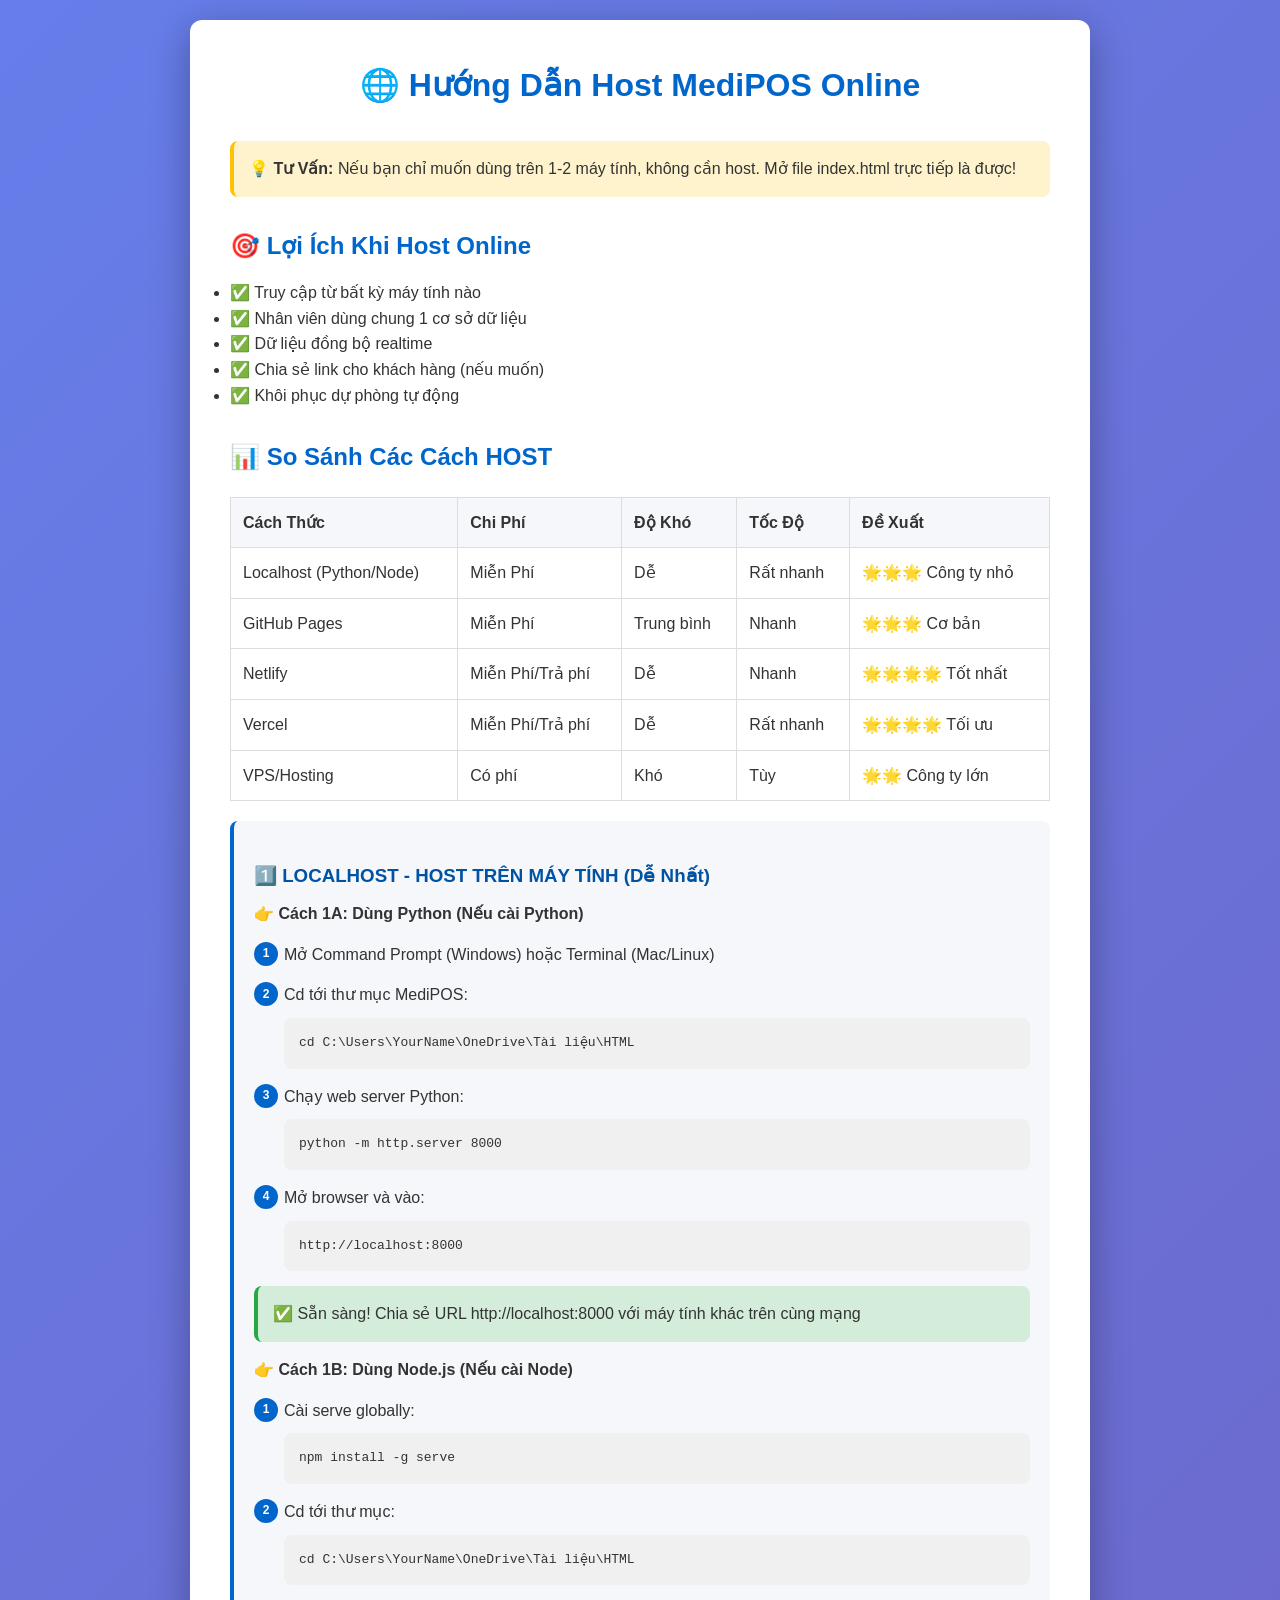
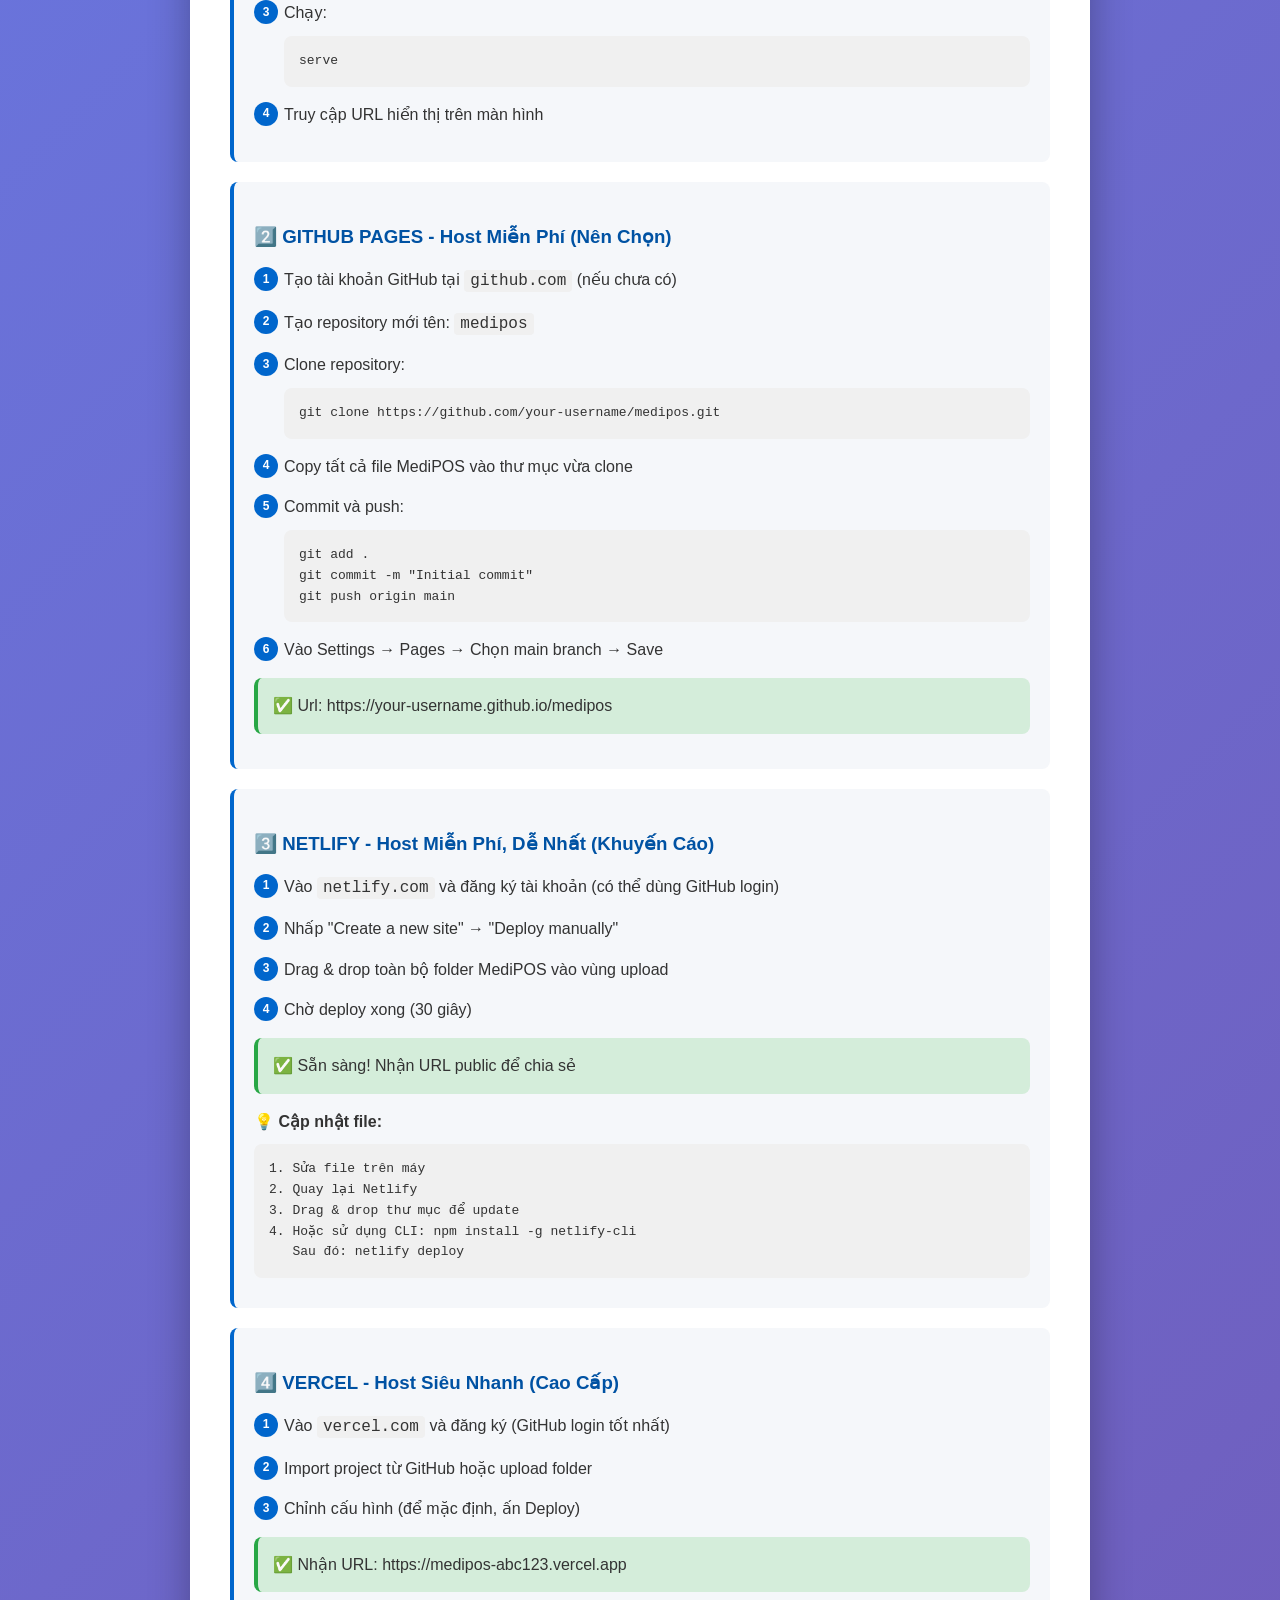
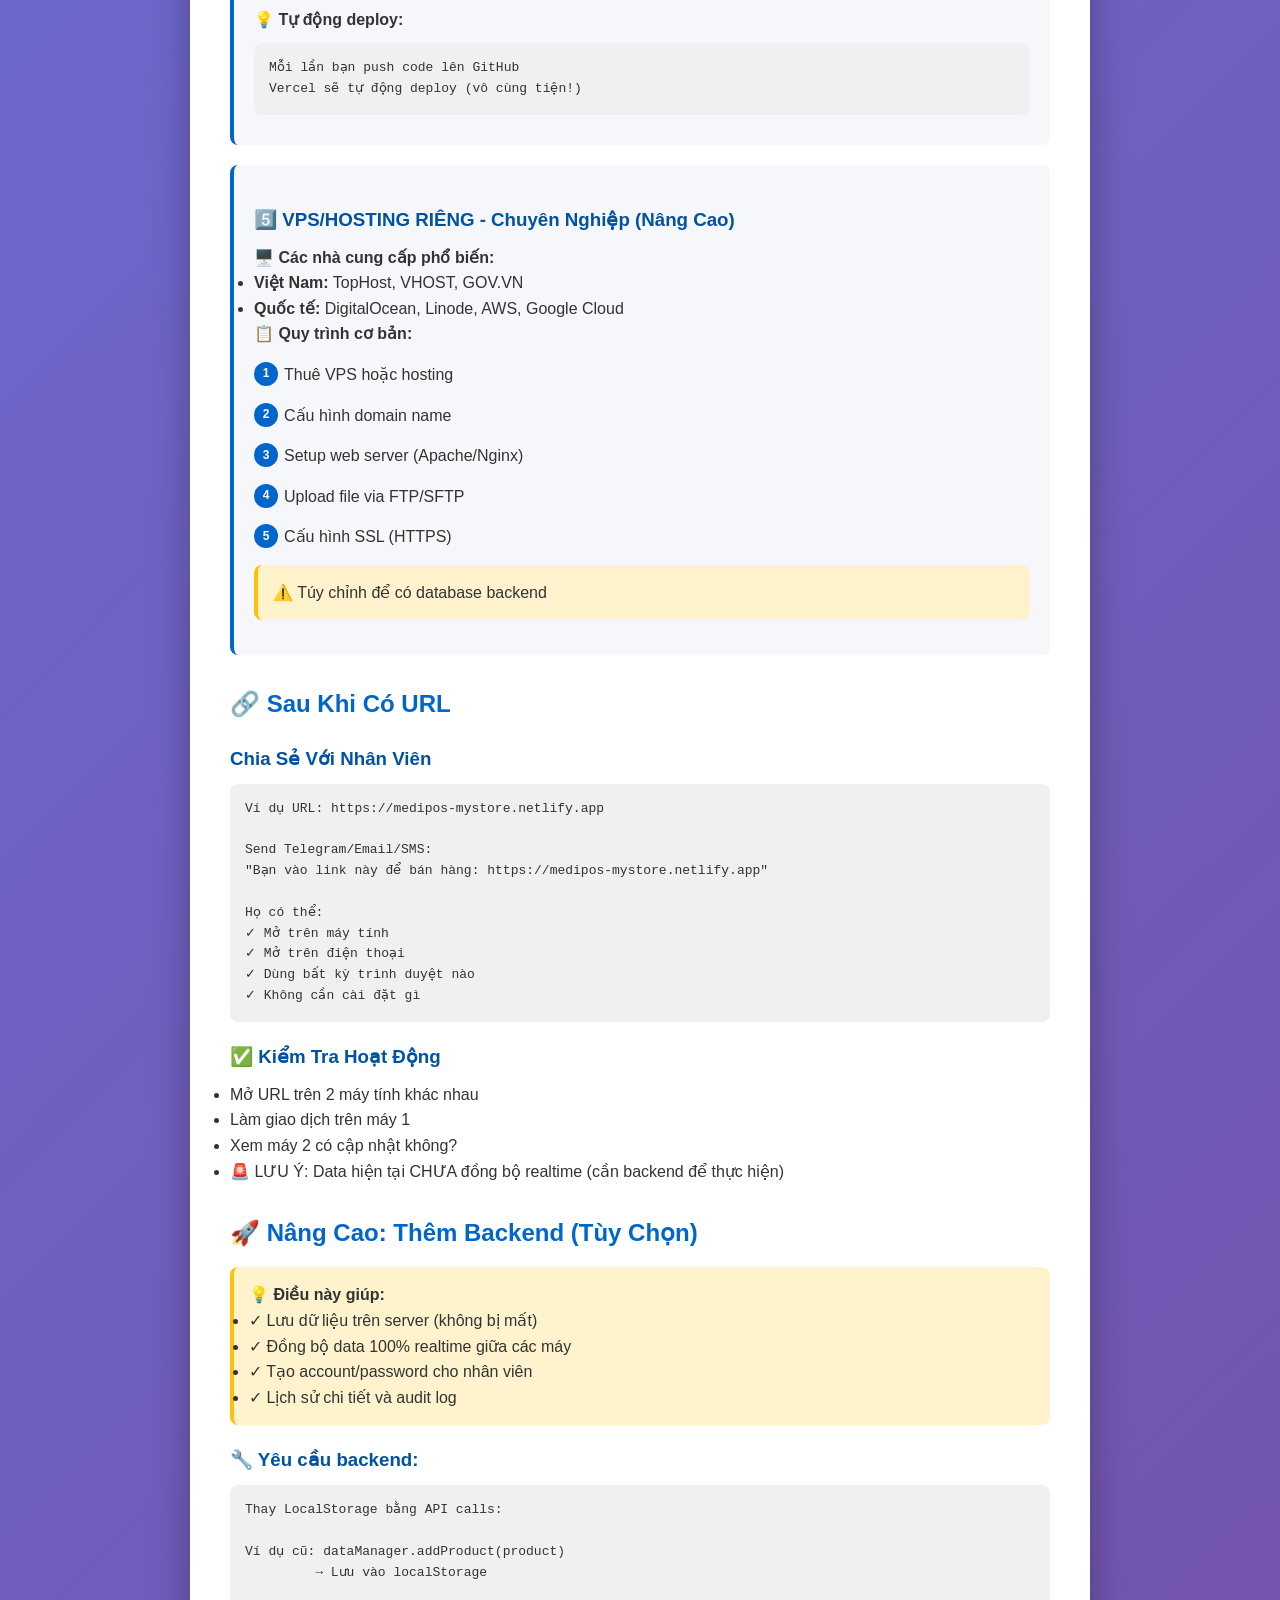
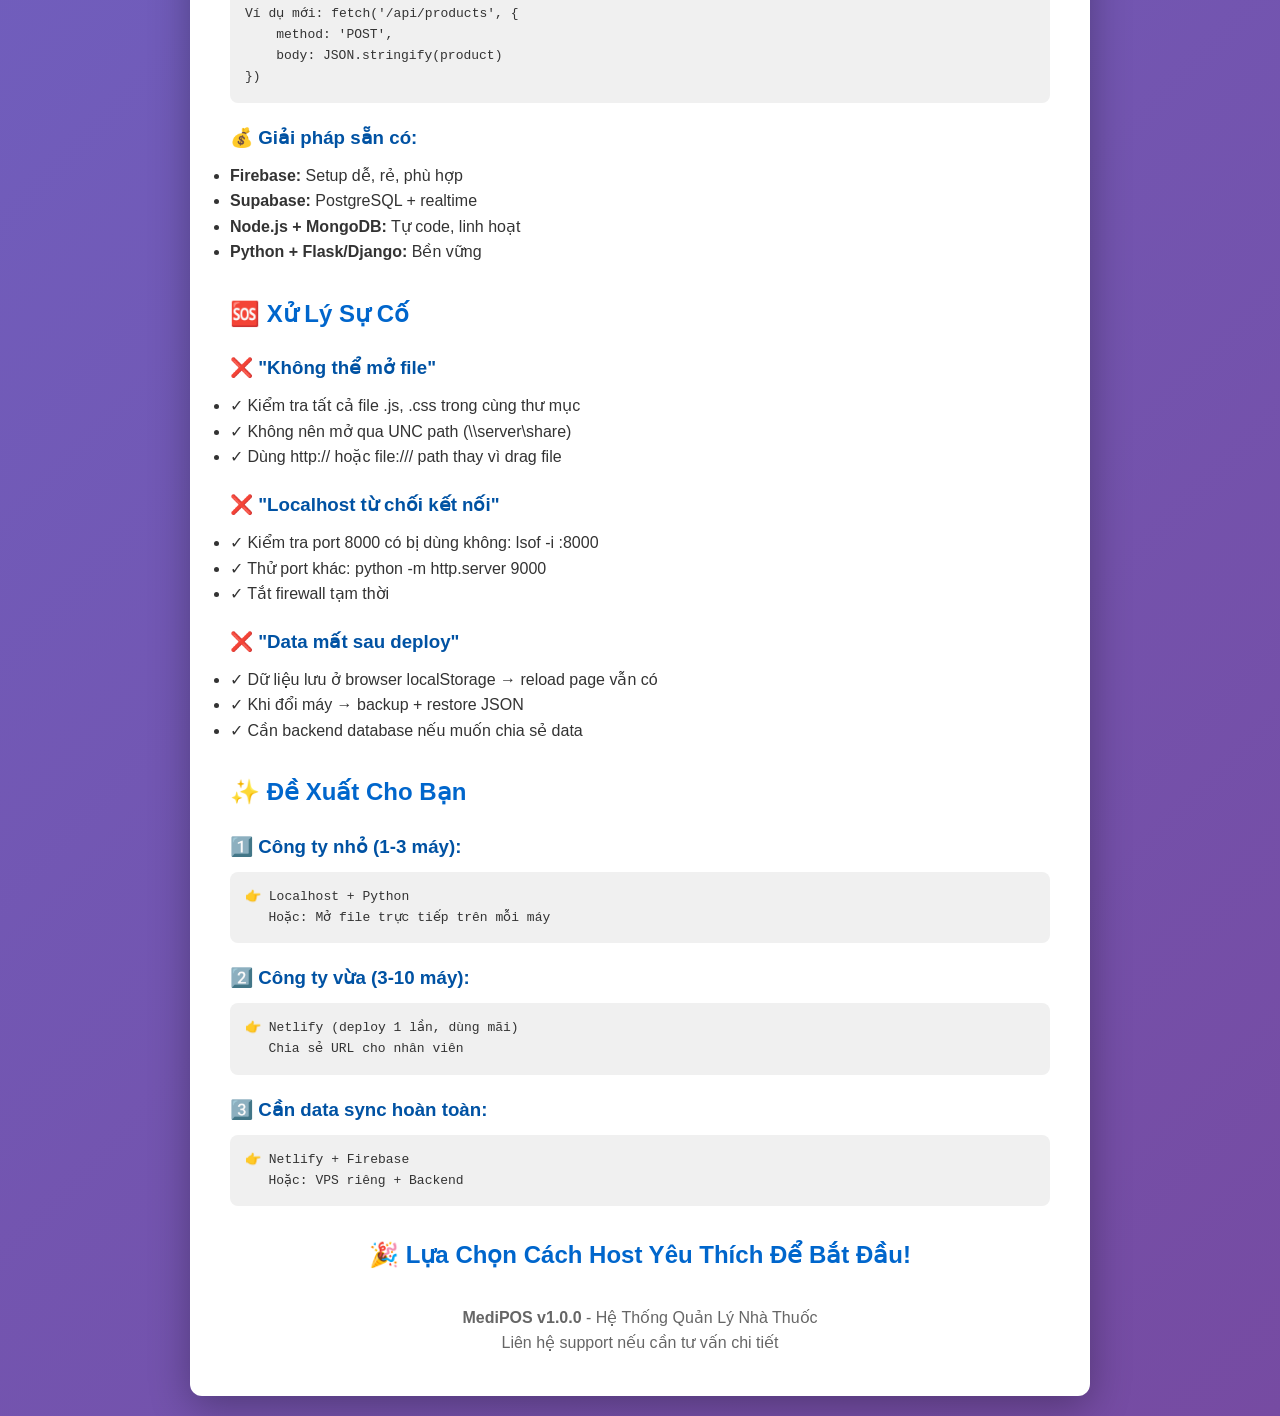
<file: HOST_GUIDE.html>
<!DOCTYPE html>
<html lang="vi">
<head>
    <meta charset="UTF-8">
    <meta name="viewport" content="width=device-width, initial-scale=1.0">
    <title>MediPOS - Hướng Dẫn Host Online</title>
    <style>
        * { margin: 0; padding: 0; box-sizing: border-box; }
        body { 
            font-family: 'Segoe UI', Tahoma, Geneva, sans-serif;
            line-height: 1.6;
            color: #333;
            background: linear-gradient(135deg, #667eea 0%, #764ba2 100%);
            min-height: 100vh;
            padding: 20px;
        }
        .container {
            max-width: 900px;
            margin: 0 auto;
            background: white;
            border-radius: 12px;
            padding: 40px;
            box-shadow: 0 10px 40px rgba(0,0,0,0.3);
        }
        h1 { color: #0066cc; margin-bottom: 30px; text-align: center; }
        h2 { color: #0066cc; margin-top: 30px; margin-bottom: 15px; }
        h3 { color: #0052a3; margin-top: 20px; margin-bottom: 10px; }
        .method { 
            background: #f5f7fa;
            border-left: 4px solid #0066cc;
            padding: 20px;
            margin: 20px 0;
            border-radius: 8px;
        }
        .step { margin: 15px 0; padding-left: 30px; position: relative; }
        .step:before {
            content: attr(data-step);
            position: absolute;
            left: 0;
            background: #0066cc;
            color: white;
            width: 24px;
            height: 24px;
            border-radius: 50%;
            display: flex;
            align-items: center;
            justify-content: center;
            font-weight: bold;
            font-size: 12px;
        }
        code {
            background: #f0f0f0;
            padding: 2px 6px;
            border-radius: 4px;
            font-family: 'Courier New';
        }
        pre {
            background: #f0f0f0;
            padding: 15px;
            border-radius: 8px;
            overflow-x: auto;
            margin: 10px 0;
        }
        .highlight {
            background: #fff3cd;
            padding: 15px;
            border-radius: 8px;
            margin: 15px 0;
            border-left: 4px solid #ffc107;
        }
        .success {
            background: #d4edda;
            padding: 15px;
            border-radius: 8px;
            margin: 15px 0;
            border-left: 4px solid #28a745;
        }
        button {
            background: #0066cc;
            color: white;
            border: none;
            padding: 10px 20px;
            border-radius: 6px;
            cursor: pointer;
            font-size: 14px;
            margin: 10px 0;
        }
        button:hover { background: #0052a3; }
        table {
            width: 100%;
            border-collapse: collapse;
            margin: 20px 0;
        }
        th, td {
            border: 1px solid #ddd;
            padding: 12px;
            text-align: left;
        }
        th { background: #f5f7fa; }
        .footer { text-align: center; margin-top: 30px; color: #666; }
    </style>
</head>
<body>
    <div class="container">
        <h1>🌐 Hướng Dẫn Host MediPOS Online</h1>

        <div class="highlight">
            <strong>💡 Tư Vấn:</strong> Nếu bạn chỉ muốn dùng trên 1-2 máy tính, không cần host. Mở file index.html trực tiếp là được!
        </div>

        <h2>🎯 Lợi Ích Khi Host Online</h2>
        <ul>
            <li>✅ Truy cập từ bất kỳ máy tính nào</li>
            <li>✅ Nhân viên dùng chung 1 cơ sở dữ liệu</li>
            <li>✅ Dữ liệu đồng bộ realtime</li>
            <li>✅ Chia sẻ link cho khách hàng (nếu muốn)</li>
            <li>✅ Khôi phục dự phòng tự động</li>
        </ul>

        <h2>📊 So Sánh Các Cách HOST</h2>
        <table>
            <thead>
                <tr>
                    <th>Cách Thức</th>
                    <th>Chi Phí</th>
                    <th>Độ Khó</th>
                    <th>Tốc Độ</th>
                    <th>Đề Xuất</th>
                </tr>
            </thead>
            <tbody>
                <tr>
                    <td>Localhost (Python/Node)</td>
                    <td>Miễn Phí</td>
                    <td>Dễ</td>
                    <td>Rất nhanh</td>
                    <td>🌟🌟🌟 Công ty nhỏ</td>
                </tr>
                <tr>
                    <td>GitHub Pages</td>
                    <td>Miễn Phí</td>
                    <td>Trung bình</td>
                    <td>Nhanh</td>
                    <td>🌟🌟🌟 Cơ bản</td>
                </tr>
                <tr>
                    <td>Netlify</td>
                    <td>Miễn Phí/Trả phí</td>
                    <td>Dễ</td>
                    <td>Nhanh</td>
                    <td>🌟🌟🌟🌟 Tốt nhất</td>
                </tr>
                <tr>
                    <td>Vercel</td>
                    <td>Miễn Phí/Trả phí</td>
                    <td>Dễ</td>
                    <td>Rất nhanh</td>
                    <td>🌟🌟🌟🌟 Tối ưu</td>
                </tr>
                <tr>
                    <td>VPS/Hosting</td>
                    <td>Có phí</td>
                    <td>Khó</td>
                    <td>Tùy</td>
                    <td>🌟🌟 Công ty lớn</td>
                </tr>
            </tbody>
        </table>

        <!-- CÁCH 1: LOCALHOST -->
        <div class="method">
            <h3>1️⃣ LOCALHOST - HOST TRÊN MÁY TÍNH (Dễ Nhất)</h3>
            
            <h4>👉 Cách 1A: Dùng Python (Nếu cài Python)</h4>
            <div class="step" data-step="1">
                Mở Command Prompt (Windows) hoặc Terminal (Mac/Linux)
            </div>
            <div class="step" data-step="2">
                Cd tới thư mục MediPOS:
                <pre>cd C:\Users\YourName\OneDrive\Tài liệu\HTML</pre>
            </div>
            <div class="step" data-step="3">
                Chạy web server Python:
                <pre>python -m http.server 8000</pre>
            </div>
            <div class="step" data-step="4">
                Mở browser và vào:
                <pre>http://localhost:8000</pre>
            </div>
            <div class="success">
                ✅ Sẵn sàng! Chia sẻ URL http://localhost:8000 với máy tính khác trên cùng mạng
            </div>

            <h4>👉 Cách 1B: Dùng Node.js (Nếu cài Node)</h4>
            <div class="step" data-step="1">
                Cài serve globally:
                <pre>npm install -g serve</pre>
            </div>
            <div class="step" data-step="2">
                Cd tới thư mục:
                <pre>cd C:\Users\YourName\OneDrive\Tài liệu\HTML</pre>
            </div>
            <div class="step" data-step="3">
                Chạy:
                <pre>serve</pre>
            </div>
            <div class="step" data-step="4">
                Truy cập URL hiển thị trên màn hình
            </div>
        </div>

        <!-- CÁCH 2: GITHUB PAGES -->
        <div class="method">
            <h3>2️⃣ GITHUB PAGES - Host Miễn Phí (Nên Chọn)</h3>
            
            <div class="step" data-step="1">
                Tạo tài khoản GitHub tại <code>github.com</code> (nếu chưa có)
            </div>
            <div class="step" data-step="2">
                Tạo repository mới tên: <code>medipos</code>
            </div>
            <div class="step" data-step="3">
                Clone repository:
                <pre>git clone https://github.com/your-username/medipos.git</pre>
            </div>
            <div class="step" data-step="4">
                Copy tất cả file MediPOS vào thư mục vừa clone
            </div>
            <div class="step" data-step="5">
                Commit và push:
                <pre>git add .
git commit -m "Initial commit"
git push origin main</pre>
            </div>
            <div class="step" data-step="6">
                Vào Settings → Pages → Chọn main branch → Save
            </div>
            <div class="success">
                ✅ Url: https://your-username.github.io/medipos
            </div>
        </div>

        <!-- CÁCH 3: NETLIFY -->
        <div class="method">
            <h3>3️⃣ NETLIFY - Host Miễn Phí, Dễ Nhất (Khuyến Cáo)</h3>
            
            <div class="step" data-step="1">
                Vào <code>netlify.com</code> và đăng ký tài khoản (có thể dùng GitHub login)
            </div>
            <div class="step" data-step="2">
                Nhấp "Create a new site" → "Deploy manually"
            </div>
            <div class="step" data-step="3">
                Drag & drop toàn bộ folder MediPOS vào vùng upload
            </div>
            <div class="step" data-step="4">
                Chờ deploy xong (30 giây)
            </div>
            <div class="success">
                ✅ Sẵn sàng! Nhận URL public để chia sẻ
            </div>

            <h4>💡 Cập nhật file:</h4>
            <pre>1. Sửa file trên máy
2. Quay lại Netlify
3. Drag & drop thư mục để update
4. Hoặc sử dụng CLI: npm install -g netlify-cli
   Sau đó: netlify deploy</pre>
        </div>

        <!-- CÁCH 4: VERCEL -->
        <div class="method">
            <h3>4️⃣ VERCEL - Host Siêu Nhanh (Cao Cấp)</h3>
            
            <div class="step" data-step="1">
                Vào <code>vercel.com</code> và đăng ký (GitHub login tốt nhất)
            </div>
            <div class="step" data-step="2">
                Import project từ GitHub hoặc upload folder
            </div>
            <div class="step" data-step="3">
                Chỉnh cấu hình (để mặc định, ấn Deploy)
            </div>
            <div class="success">
                ✅ Nhận URL: https://medipos-abc123.vercel.app
            </div>

            <h4>💡 Tự động deploy:</h4>
            <pre>Mỗi lần bạn push code lên GitHub
Vercel sẽ tự động deploy (vô cùng tiện!)</pre>
        </div>

        <!-- CÁCH 5: VPS/HOSTING RIÊNG -->
        <div class="method">
            <h3>5️⃣ VPS/HOSTING RIÊNG - Chuyên Nghiệp (Nâng Cao)</h3>
            
            <h4>🖥️ Các nhà cung cấp phổ biến:</h4>
            <ul>
                <li><strong>Việt Nam:</strong> TopHost, VHOST, GOV.VN</li>
                <li><strong>Quốc tế:</strong> DigitalOcean, Linode, AWS, Google Cloud</li>
            </ul>

            <h4>📋 Quy trình cơ bản:</h4>
            <div class="step" data-step="1">
                Thuê VPS hoặc hosting
            </div>
            <div class="step" data-step="2">
                Cấu hình domain name
            </div>
            <div class="step" data-step="3">
                Setup web server (Apache/Nginx)
            </div>
            <div class="step" data-step="4">
                Upload file via FTP/SFTP
            </div>
            <div class="step" data-step="5">
                Cấu hình SSL (HTTPS)
            </div>

            <div class="highlight">
                ⚠️ Túy chỉnh để có database backend
            </div>
        </div>

        <!-- HƯỚNG DẪN SỬ DỤNG URL -->
        <h2>🔗 Sau Khi Có URL</h2>
        
        <h3>Chia Sẻ Với Nhân Viên</h3>
        <pre>Ví dụ URL: https://medipos-mystore.netlify.app

Send Telegram/Email/SMS:
"Bạn vào link này để bán hàng: https://medipos-mystore.netlify.app"

Họ có thể:
✓ Mở trên máy tính
✓ Mở trên điện thoại
✓ Dùng bất kỳ trình duyệt nào
✓ Không cần cài đặt gì</pre>

        <h3>✅ Kiểm Tra Hoạt Động</h3>
        <ul>
            <li>Mở URL trên 2 máy tính khác nhau</li>
            <li>Làm giao dịch trên máy 1</li>
            <li>Xem máy 2 có cập nhật không?</li>
            <li>🚨 LƯU Ý: Data hiện tại CHƯA đồng bộ realtime (cần backend để thực hiện)</li>
        </ul>

        <!-- NÂNG CAO -->
        <h2>🚀 Nâng Cao: Thêm Backend (Tùy Chọn)</h2>
        
        <div class="highlight">
            <strong>💡 Điều này giúp:</strong>
            <ul>
                <li>✓ Lưu dữ liệu trên server (không bị mất)</li>
                <li>✓ Đồng bộ data 100% realtime giữa các máy</li>
                <li>✓ Tạo account/password cho nhân viên</li>
                <li>✓ Lịch sử chi tiết và audit log</li>
            </ul>
        </div>

        <h3>🔧 Yêu cầu backend:</h3>
        <pre>Thay LocalStorage bằng API calls:

Ví dụ cũ: dataManager.addProduct(product)
         → Lưu vào localStorage

Ví dụ mới: fetch('/api/products', {
    method: 'POST',
    body: JSON.stringify(product)
})</pre>

        <h3>💰 Giải pháp sẵn có:</h3>
        <ul>
            <li><strong>Firebase:</strong> Setup dễ, rẻ, phù hợp</li>
            <li><strong>Supabase:</strong> PostgreSQL + realtime</li>
            <li><strong>Node.js + MongoDB:</strong> Tự code, linh hoạt</li>
            <li><strong>Python + Flask/Django:</strong> Bền vững</li>
        </ul>

        <!-- TROUBLESHOOTING -->
        <h2>🆘 Xử Lý Sự Cố</h2>

        <h3>❌ "Không thể mở file"</h3>
        <ul>
            <li>✓ Kiểm tra tất cả file .js, .css trong cùng thư mục</li>
            <li>✓ Không nên mở qua UNC path (\\server\share)</li>
            <li>✓ Dùng http:// hoặc file:/// path thay vì drag file</li>
        </ul>

        <h3>❌ "Localhost từ chối kết nối"</h3>
        <ul>
            <li>✓ Kiểm tra port 8000 có bị dùng không: lsof -i :8000</li>
            <li>✓ Thử port khác: python -m http.server 9000</li>
            <li>✓ Tắt firewall tạm thời</li>
        </ul>

        <h3>❌ "Data mất sau deploy"</h3>
        <ul>
            <li>✓ Dữ liệu lưu ở browser localStorage → reload page vẫn có</li>
            <li>✓ Khi đổi máy → backup + restore JSON</li>
            <li>✓ Cần backend database nếu muốn chia sẻ data</li>
        </ul>

        <!-- CHỌN GIẢI PHÁP -->
        <h2>✨ Đề Xuất Cho Bạn</h2>

        <h3>1️⃣ Công ty nhỏ (1-3 máy):</h3>
        <pre>👉 Localhost + Python
   Hoặc: Mở file trực tiếp trên mỗi máy</pre>

        <h3>2️⃣ Công ty vừa (3-10 máy):</h3>
        <pre>👉 Netlify (deploy 1 lần, dùng mãi)
   Chia sẻ URL cho nhân viên</pre>

        <h3>3️⃣ Cần data sync hoàn toàn:</h3>
        <pre>👉 Netlify + Firebase
   Hoặc: VPS riêng + Backend</pre>

        <!-- CTA -->
        <h2 style="text-align: center; color: #0066cc;">🎉 Lựa Chọn Cách Host Yêu Thích Để Bắt Đầu!</h2>

        <div class="footer">
            <p><strong>MediPOS v1.0.0</strong> - Hệ Thống Quản Lý Nhà Thuốc</p>
            <p>Liên hệ support nếu cần tư vấn chi tiết</p>
        </div>
    </div>
</body>
</html>
</file>
